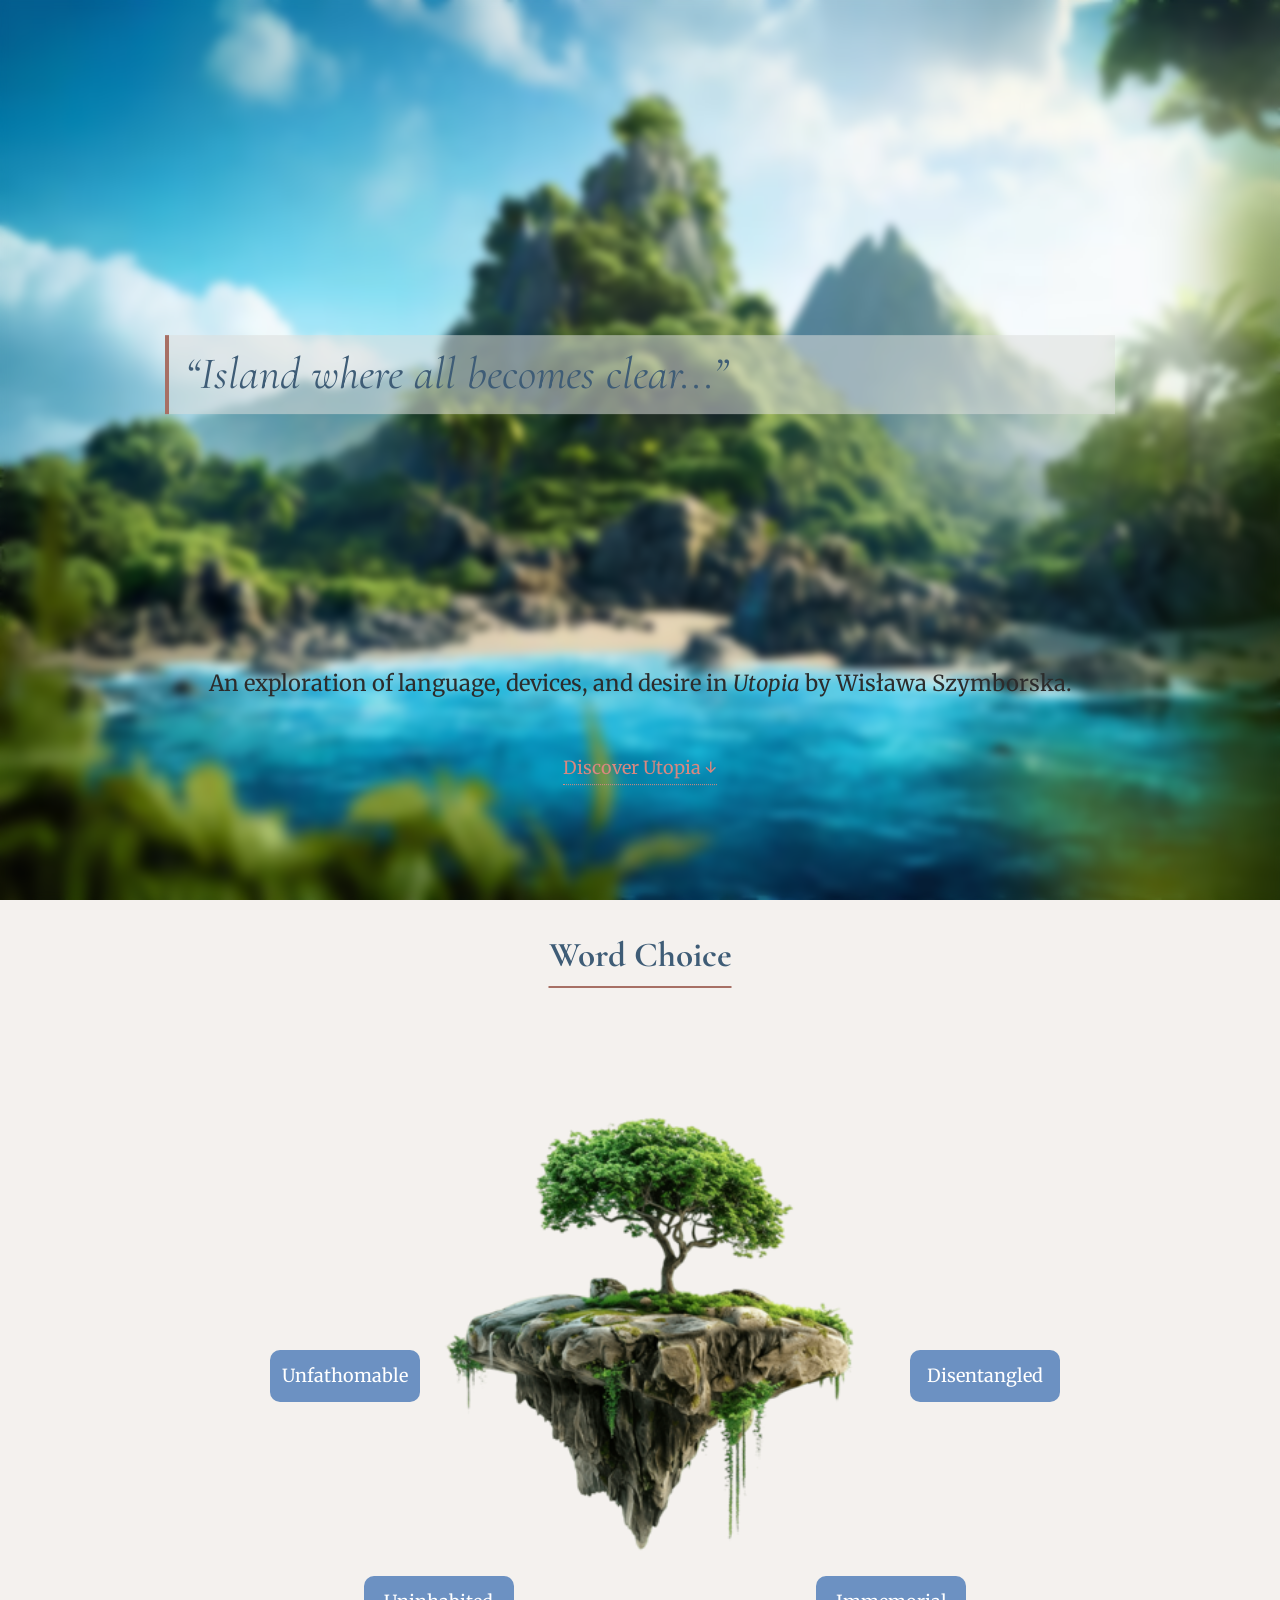
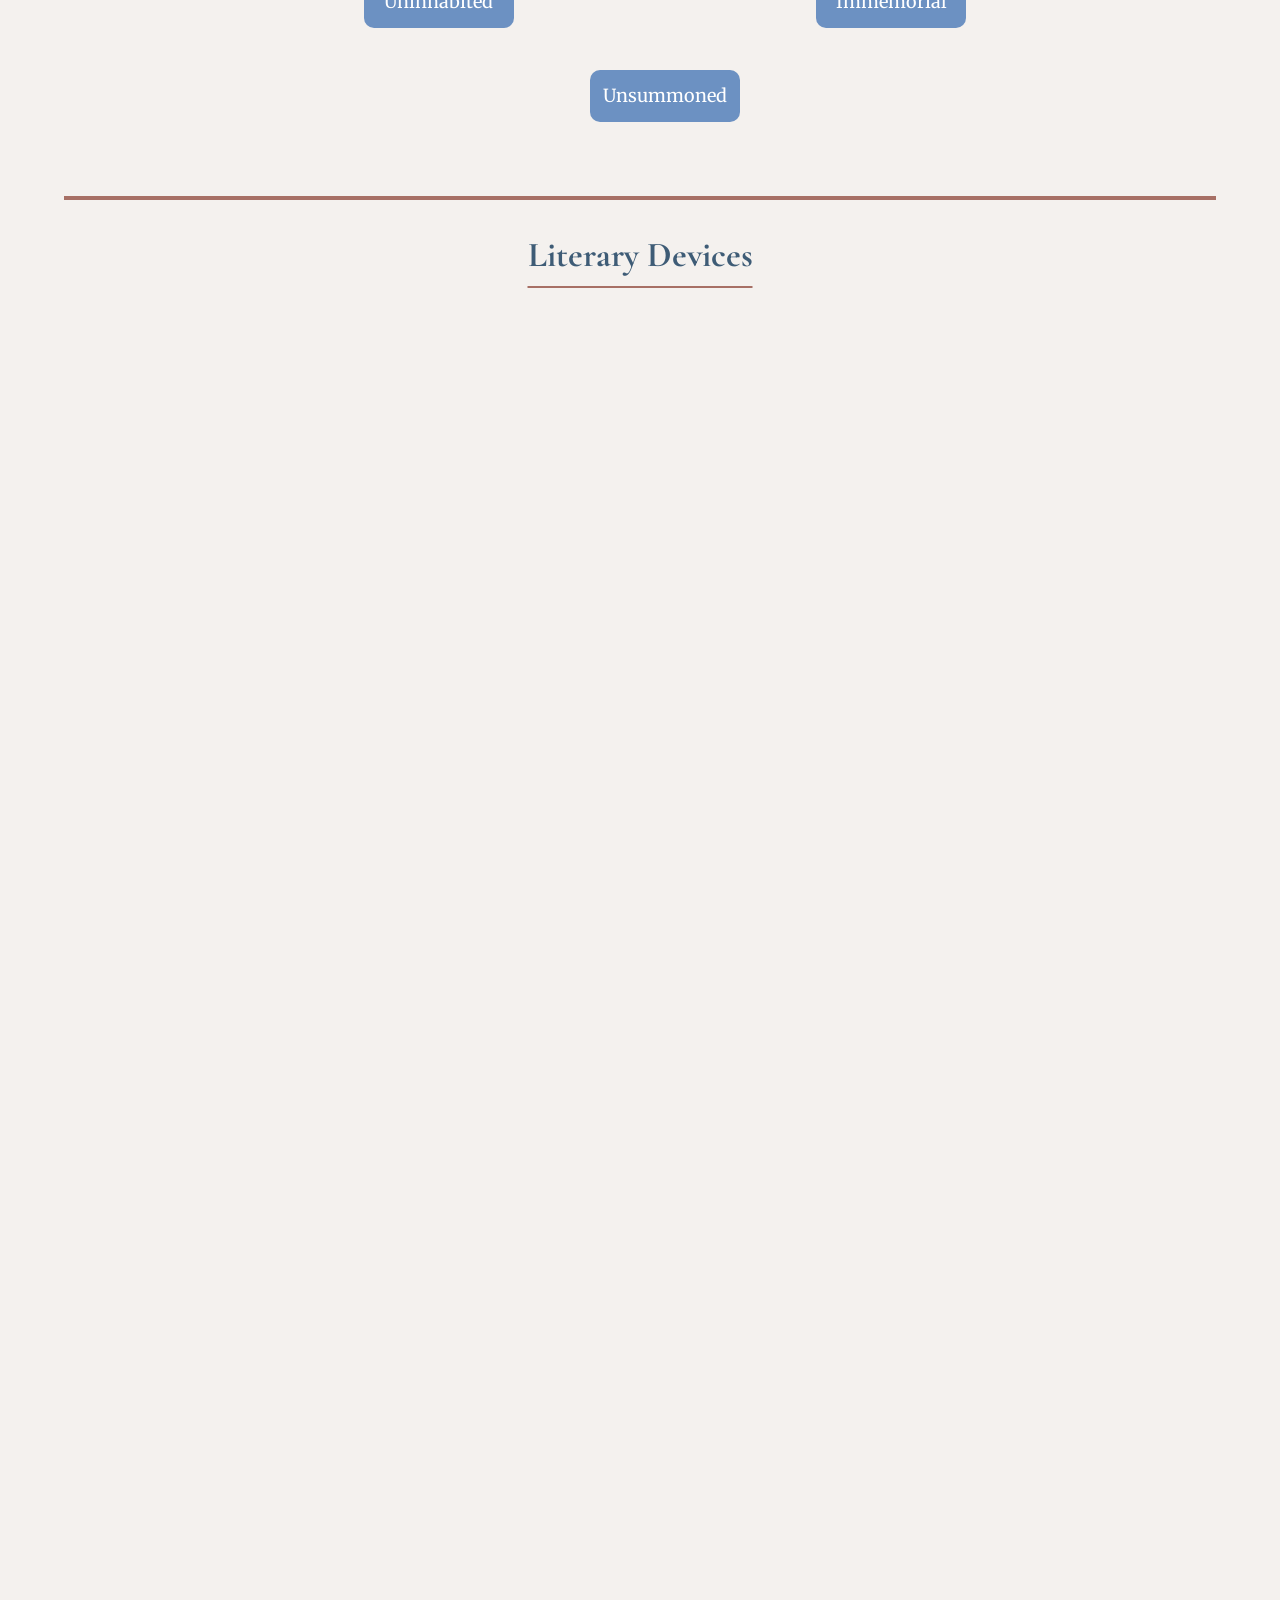
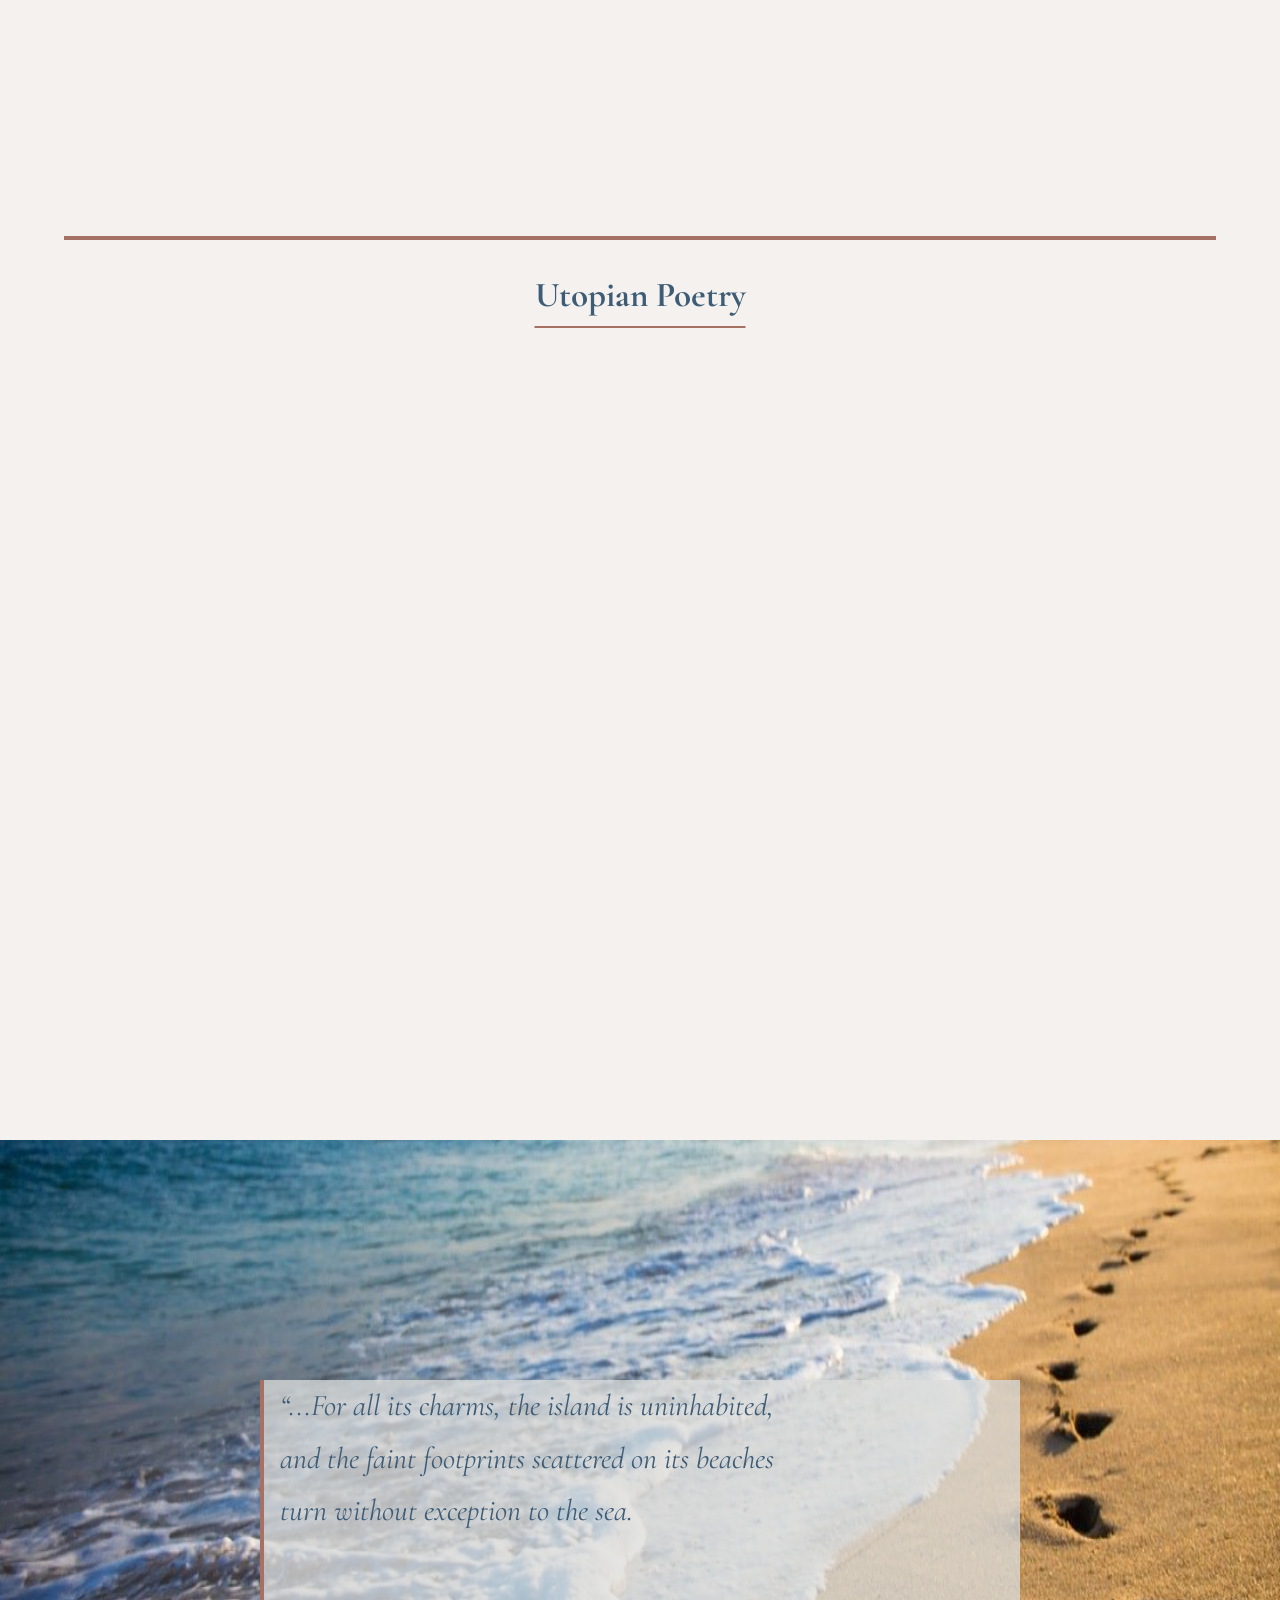
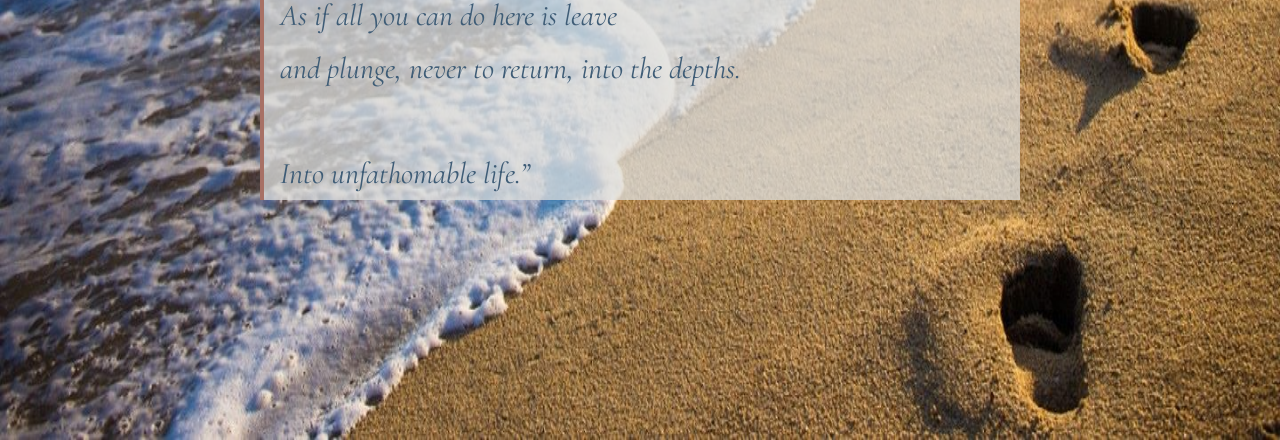
<file: index.html>
<!DOCTYPE html>
<html lang="en">
<head>
  <meta charset="UTF-8">
  <title>Utopian Poetry Analysis</title>
  <meta name="viewport" content="width=device-width, initial-scale=1.0">
  <link rel="stylesheet" href="./static/style.css">
</head>
<body>
  <section id="hero">
    <img src="./static/images/utopia_bg.avif">
    <div class="hero-content">
      <div class="intro">
        <blockquote>“Island where all becomes clear...”</blockquote>
        <p>An exploration of language, devices, and desire in <em>Utopia</em> by Wisława Szymborska.</p>
        <a href="#word-choice" class="scroll-btn">Discover Utopia ↓</a>
      </div>
    </div>
  </section>

  <section id="word-choice">
    <h2>Word Choice</h2>

    <div id="quote-container">
      <div class="word-quote word1">
        <blockquote>
          The Tree of Valid Supposition grows here with branches 
          <span>disentangled</span> 
          since time immemorial.
        </blockquote>
      </div>
      <div class="word-quote word2">
        <blockquote>
          The Tree of Valid Supposition grows here with branches disentangled since time 
          <span>immemorial</span>.
        </blockquote>
      </div>
      <div class="word-quote word3">
        <blockquote>
          Echoes stir 
          <span>unsummoned</span> 
          and eagerly explain all the secrets of the worlds.
        </blockquote>
      </div>
      <div class="word-quote word4">
        <blockquote>
          For all its charms, the island is 
          <span>uninhabited</span>, 
          and the faint footprints scattered on its beaches turn without exception to the sea.
        </blockquote>
      </div>
      <div class="word-quote word5">
        <blockquote>
          As if all you can do here is leave and plunge, never to return, into the depths. 
          <br>
          Into <span>unfathomable</span> life.
        </blockquote>
      </div>
    </div>

    <div id="desc-container">
      <div class="word-desc word1">
        <dl>
          <dt><strong>dis&bull;en&bull;tan&bull;gled</strong></dt>
          <dd>
            <em>adjective</em><br>
            free (something or someone) from an entanglement; extricate
          </dd>
        </dl>
      </div>
      <div class="word-desc word2">
        <dl>
          <dt><strong>im&bull;me&bull;mo&bull;ri&bull;al</strong></dt>
          <dd>
            <em>adjective</em><br>
            originating in the distant past; very old
          </dd>
        </dl>
      </div>
      <div class="word-desc word3">
        <dl>
          <dt><strong>un&bull;sum&bull;mon&bull;ed</strong></dt>
          <dd>
            <em>adjective</em><br>
            not called upon or requested to be present; uncalled
          </dd>
        </dl>
      </div>
      <div class="word-desc word4">
        <dl>
          <dt><strong>un&bull;in&bull;hab&bull;it&bull;ed</strong></dt>
          <dd>
            <em>adjective</em><br>
            (of a place) without inhabitant
          </dd>
        </dl>
      </div>
      <div class="word-desc word5">
        <dl>
          <dt><strong>un&bull;fath&bull;om&bull;a&bull;ble</strong></dt>
          <dd>
            <em>adjective</em><br>
            incapable of being fully explored or understood
          </dd>
        </dl>
      </div>
    </div>

    <div class="word-choice-container">
      <img src="./static/images/tree.png" class="tree-img" alt="Tree Illustration">
      <div class="word-cards-trigger">
        <div class="word-cards">
          <div class="word-card" id="word1-btn">Disentangled</div>
          <div class="word-card" id="word2-btn">Immemorial</div>
          <div class="word-card" id="word3-btn">Unsummoned</div>
          <div class="word-card" id="word4-btn">Uninhabited</div>
          <div class="word-card" id="word5-btn">Unfathomable</div>
        </div>
      </div>
    </div>
    <hr>
  </section>
 
  <section id="lit-devs">
    <h2>Literary Devices</h2>
    <div class="scenery pic-left" id="bush">
      <img src="./static/images/bush.avif">
      <blockquote>Bushes bend beneath the weight of proofs.</blockquote>
      <p><strong>Devices</strong>: Alliteration, Imagery, Symbol</p>
    </div>
    <div class="scenery pic-right" id="tree">
      <img src="./static/images/trees.avif">
      <blockquote>The Tree of Valid Supposition grows here with branches disentangled since time immemorial.</blockquote>
      <p><strong>Devices</strong>: Metaphor, Imagery, Symbol</p>
    </div>
    <div class="scenery pic-left" id="spring">
      <img src="./static/images/spring.jpg">
      <blockquote>The Tree of Understanding, dazzlingly straight and simple, sprouts by the spring called Now I Get It.</blockquote>
      <p><strong>Devices</strong>: Metaphor, Alliteration, Imagery, Symbol</p>
    </div>
    <div class="scenery pic-right" id="valley">
      <img src="./static/images/valley.jpg">
      <blockquote>The thicker the woods, the vaster the vista: the Valley of Obviously.</blockquote>
      <p><strong>Devices</strong>: Metaphor, Alliteration, Imagery, Symbol</p>
    </div>
    <div class="scenery pic-left" id="cave">
      <img src="./static/images/cave.png">
      <blockquote>On the right a cave where Meaning lies.</blockquote>
      <p><strong>Devices</strong>: Personification, Imagery, Symbol</p>
    </div>
    <div class="scenery pic-right" id="lake">
      <img src="./static/images/lake.jpg">
      <blockquote>On the left the Lake of Deep Conviction.</blockquote>
      <p><strong>Devices</strong>: Metaphor, Imagery, Symbol</p>
    </div>
    <hr>
  </section>

  <section id="genre">
    <h2>Utopian Poetry</h2>
    <div class="horz">
      <div class="box pic-right">
        <h4>Impact</h4>
        <p>“A map of the world that does not include Utopia is not worth even glancing at, for it leaves out the one country at which Humanity is always landing. And when Humanity lands there, it looks out, and, seeing a better country, sets sail. Progress is the realization of Utopias.”</p>
        <p> - <em>OSCAR WILDE</em></p>
      </div>
      <div class="box pic-left">
        <h4>Definition</h4>
        <dl>
          <dt><strong>u&bull;to&bull;pi&bull;a</strong></dt>
          <dd>
            <em>noun</em><br>
            an imagined place or state of things in which everything is perfect.
          </dd>
        </dl>
      </div>
    </div>
    <div class="horz">
      <div class="box pic-right">
        <h4>Definition</h4>
        <dl>
          <dt><strong>po&bull;et&bull;ry</strong></dt>
          <dd>
            <em>noun</em><br>
            literary work in which special intensity is given to the expression of feelings and ideas by the use of distinctive style and rhythm
          </dd>
        </dl>
      </div>
      <div class="box pic-left">
        <h4>Impact</h4>
        <p>“Poetry lifts the veil from the hidden beauty of the world, and makes familiar objects be as if they were not familiar.”</p>
        <p> - <em>PERCY BYSSHE SHELLEY</em></p>
        <p>“Poetry is the spontaneous overflow of powerful feelings: it takes its origin from emotion recollected in tranquillity.”</p>
        <p> - <em>WILLIAM WORDSWORTH</em></p>
      </div>
    </div>
  </section>

  <section id="ending">
    <img src="./static/images/outro.jpg">
    <div class="outro">
      <blockquote>
        “...For all its charms, the island is uninhabited,<br>
        and the faint footprints scattered on its beaches<br>
        turn without exception to the sea.<br>
        <br>
        As if all you can do here is leave<br>
        and plunge, never to return, into the depths.<br> 
        <br>
        Into unfathomable life.”
      </blockquote>
    </div>
  </section>
  <script src="./static/script.js"></script>
</body>
</html>
</file>
<file: static/style.css>
@import url('https://fonts.googleapis.com/css2?family=Cormorant+Garamond:wght@300;400;500;600&display=swap');
@import url('https://fonts.googleapis.com/css2?family=Merriweather:wght@300;400;700&display=swap');

:root {
    /* Colorscheme */
    --bg-clr: #F4F1EE;
    --text-main-clr: #2C2C2C;
    --accent-main-clr: #6C91C2;
    --accent-sec-clr: #A77065;
    --text-em-clr: #3E5C76;
    --action-clr: #D98880;

    /* Font Styles */
    --font-heading: 'Cormorant Garamond';
    --font-text: 'Merriweather';
}

*{
    margin: 0;
    padding: 0;
    box-sizing: border-box;
}

*::-moz-selection {
    background: var(--accent-main-clr);
    color: var(--text-main-clr);
}

*::selection {
    background: var(--accent-main-clr);
    color: var(--text-main-clr);
}

.hidden {
    display: none;
}

/* Containers */

html {
    scroll-behavior: smooth;
}

body {
    width: 100%;
    color: var(--text-main-clr);
    background-color: var(--bg-clr);
    font-size: 18px;
    font-family: var(--font-text);
    line-height: 1.75;
}

section:not(#hero) {
    position: relative;
    min-height: 100vh;
    width: 100%;
    display: flex;
    flex-direction: column;
    align-items: center;
    justify-content: center;
    overflow: hidden;
}

/* Textual Elements */

body, p, h1, h2, h3 {
    -webkit-font-smoothing: antialiased;
    -moz-osx-font-smoothing: grayscale;
    transition: color 0.3s ease, background-color 0.3s ease;
}

h1, h2, h3, h4, h5, h6, strong {
    color: var(--text-em-clr);
    font-family: var(--font-heading);
}

h2 {
    position: absolute;
    left: 50%;
    top: 25px;
    transform: translateX(-50%);
    font-size: 35px;
    border-bottom: 2px solid var(--accent-sec-clr);
}

strong {
    font-weight: 600;
}

p {
    color: var(--text-main-clr);
    font-family: var(--font-text);
}

a {
    color: var(--action-clr);
    text-decoration: none;
    border-bottom: 1px dotted var(--action-clr);
    transition: color 0.2s ease;
}

a:hover {
    color: var(--accent-main-clr);
    border-bottom: 1px solid var(--accent-main-clr);
}

blockquote {
    font-style: italic;
    border-left: 4px solid var(--accent-sec-clr);
    margin: 1.5rem 0;
    padding-left: 1rem;
    color: var(--text-em-clr);
    font-family: var(--font-heading);
    background: rgba(167, 112, 101, 0.05);
}

hr {
    position: absolute;
    height: 0;
    width: 90%;
    bottom: 0;
    left: 50%;
    transform: translateX(-50%);
    border: 2px solid var(--accent-sec-clr);
}

/* Hero Section */ 

#hero img, #ending img {
    position: absolute;
    height: 100%;
    width: 100%;
    left: 0;
    top: 0;
    z-index: -1;
}

.hero-content {
    position: relative;
    height: 100vh;
    width: 100%;
    background: transparent;
    backdrop-filter: blur(4px);
    transition: backdrop-filter 0.8s ease;
}

.hero-content.remove-blur {
    backdrop-filter: blur(0px);
}

.intro, .outro {
    position: absolute;
    width: 950px;
    left: 50%;
    top: 50%;
    transform: translate(-50%, -50%);
    display: flex;
    flex-direction: column;
    align-items: center;
    justify-content: center;
    gap: 50px;
}

.intro blockquote {
    width: 100%;
    margin-top: 220px;
    margin-bottom: -220px;
    font-size: 45px;
    background: rgba(221, 222, 221, 0.55);
}

.outro blockquote {
    width: 80%;
    font-size: 30px;
    background: rgba(221, 222, 221, 0.75);
}

.intro p {
    margin-top: 420px;
    font-size: 22px;
}

/* Word Choice Section */ 

.word-choice-container {
    position: relative;
    width: 100%;
    max-width: 1200px;
    display: flex;
    align-items: center;
}

.tree-img {
    position: absolute;
    height: auto;
    width: 500px;
    left: 50%;
    top: 50%;
    transform: translate(-50%, -50%);
    z-index: -1;
}

.word-cards {
    position: absolute;
    height: 600px;
    width: 600px;
    left: 50%; 
    top: 50%;
    transform: translate(-50%, -50%);
    pointer-events: none;
}

.word-card {
    position: absolute;
    width: 150px;
    padding: 10px;
    color: white;
    background: var(--accent-main-clr);
    font-family: var(--font-text);
    text-align: center;
    border-radius: 10px;
    opacity: 0;
    transform: scale(0.8);
    transition: all 0.8s ease;
    pointer-events: auto;
    cursor: pointer;
}

.word-card:hover {
    background-color: var(--text-em-clr);
}

/* Side Info Words */

#quote-container {
    position: absolute;
    height: 100%;
    width: 300px;
    left: 15px;
    top: 0;
    display: flex;
    flex-direction: column;
    align-items: flex-start;
    justify-content: center;
    gap: 10px;
}

.word-quote {
    width: 100%;
    margin-left: -400px;
    margin-right: 400px;
    transition: 0.5s ease;
}

.word-quote blockquote span {
    background: linear-gradient(to top, var(--accent-main-clr) 50%, transparent 50%);
    padding: 0 2px;
}


#desc-container {
    position: absolute;
    height: 100%;
    width: 250px;
    right: 15px;
    top: 0;
    display: flex;
    flex-direction: column;
    align-items: flex-start;
    justify-content: center;
    gap: 8px;
}

.word-desc {
    width: 100%;
    margin-left: 400px;
    margin-right: -400px;
    transition: 0.5s ease;
}

dl {
    border: solid 0 var(--accent-sec-clr);
    border-width: 1px 0;
    break-inside: avoid-column;
    padding: 1em 0;
}

dt {
    font-size: 18px;
}

dd {
    font-size: 14px;
}

/* Literary Devices Section */

#lit-devs {
    height: 360vh;
}

.scenery {
    position: absolute;
    width: 400px;
}

.scenery img {
    height: auto;
    width: 100%;
    border: 8px solid var(--accent-sec-clr);
}

.scenery blockquote {
    width: 100%;
}

.scenery p {
    font-size: 14px;
}

.scenery strong {
    font-size: 20px;
}

.pic-left {
    left: 25px;
}

.pic-right {
    right: 25px;
}

#bush {
    top: 150px;
}

#tree {
    top: calc(150px + 400px);
}

#spring {
    top: calc(550px + 400px);
}

#valley {
    top: calc(950px + 400px);
}

#cave {
    top: calc(1350px + 600px);
}

#lake {
    top: calc(1950px + 400px);
}

/* Utopian Genre Section */

#genre {
    gap: 100px;
}

.horz {
    width: 100%;
    display: flex;
    align-items: center;
    justify-content: space-evenly;
}

.box {
    height: 200px;
    width: 40%;
    padding: 10px 20px;
    border: 2px solid var(--accent-main-clr);
    border-radius: 8px;
    overflow: hidden;
}

.box h4 {
    font-size: 20px;
}

.box p {
    font-size: 14px;
}

.box dl {
    margin-top: 10px;
    padding: 5px 20px;
}

/* Animations */

.pic-left, .pic-right{
    transform: translateX(0);
    transition: all 0.6s ease-out;
    opacity: 0;
}

.pic-right {
    transform: translateX(-100%);
}

.pic-left{
    transform: translateX(100%);
}

.visible {
    opacity: 1;
    transform: translateX(0);
}
</file>
